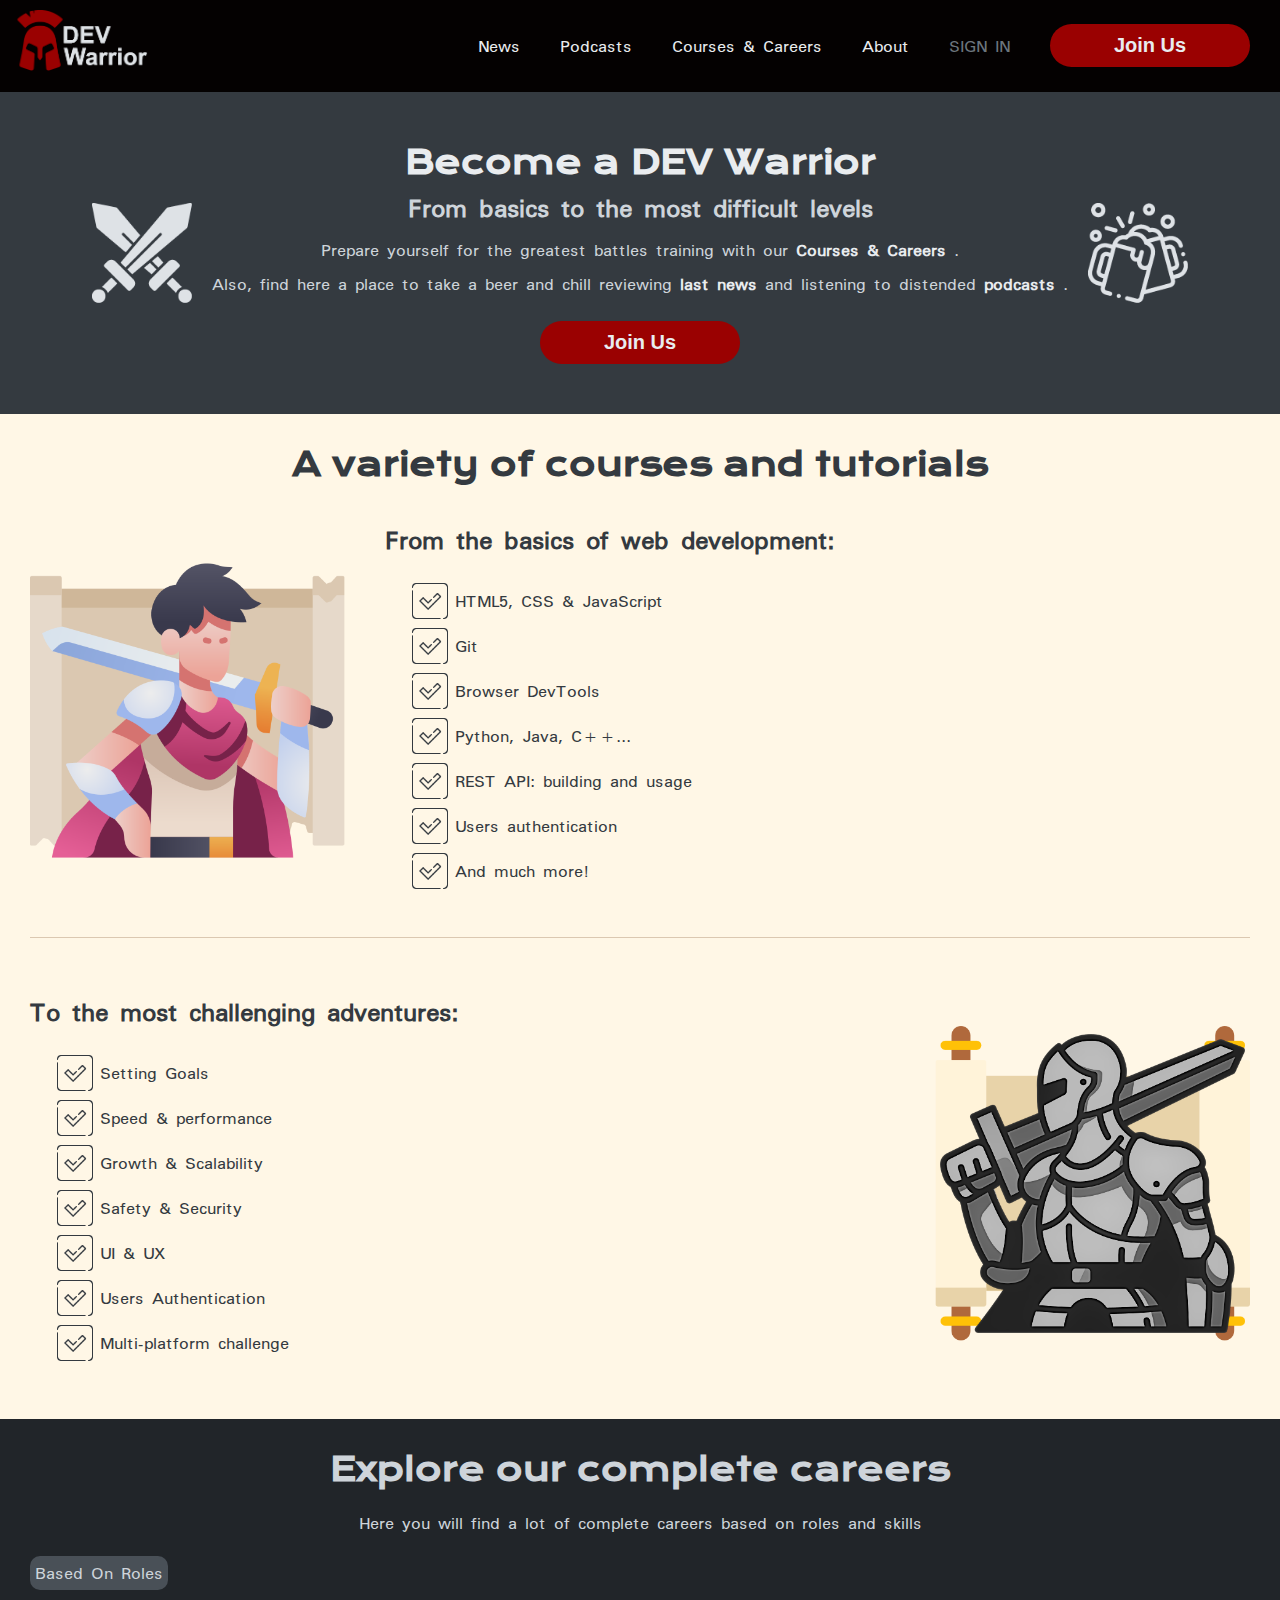
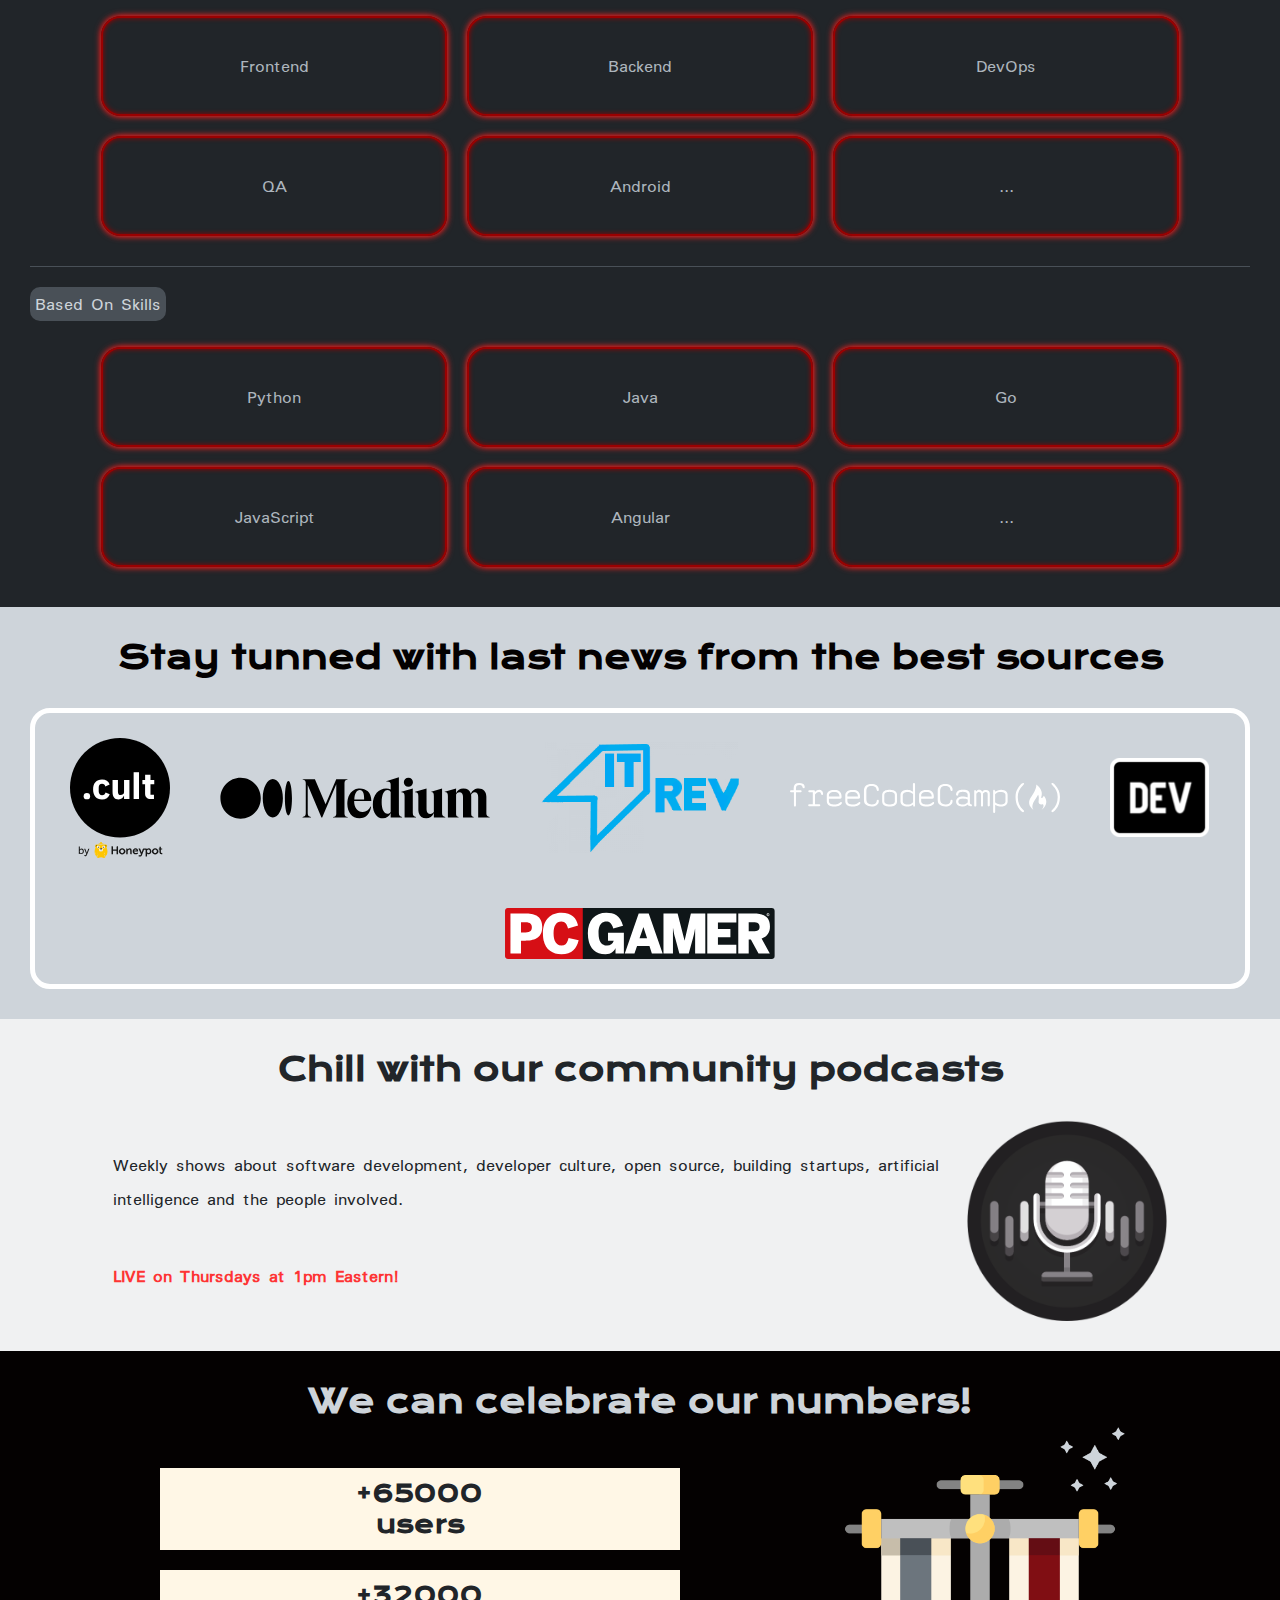
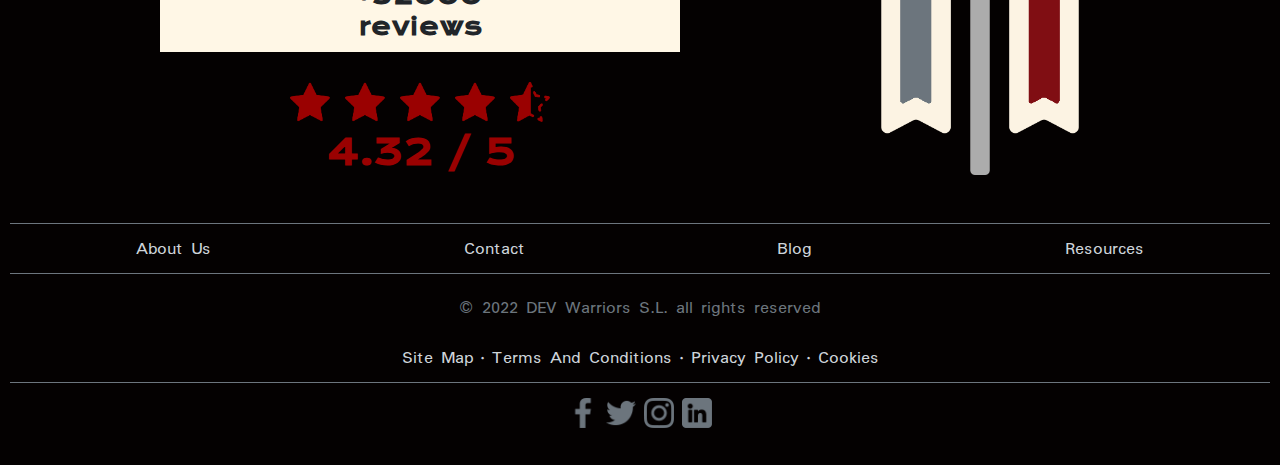
<file: long-form/index.html>
<!DOCTYPE html>
<!-- HTML language -->
<html lang="en">
<head>
  <!-- UTF-8 character encoding  -->
  <meta charset="UTF-8">
  <!-- Suspect that Internet Explorer 8 will attempt to render the page in an incorrect view  -->
  <meta 
    http-equiv="X-UA-Compatible" 
    content="IE=edge"
  >
  <!-- Browser instructions on how to control the page's dimensions and scaling -->
  <meta 
    name="viewport" 
    content="width=device-width, initial-scale=1.0"
  >
  <!-- Embed Styles -->
  <link 
    rel="stylesheet" 
    type="text/css" 
    href="./assets/styles.css" 
  >
  <!-- Embed font  families -->
  <link 
    rel="preconnect" 
    href="https://fonts.googleapis.com"
  >
  <link 
    rel="preconnect" 
    href="https://fonts.gstatic.com" 
    crossorigin
  >
  <link 
    href="https://fonts.googleapis.com/css2?family=Mingzat&display=swap" 
    rel="stylesheet"
  >
  <link 
    href="https://fonts.googleapis.com/css2?family=Krona+One&display=swap" 
    rel="stylesheet"
  >
  <link 
    href="https://fonts.googleapis.com/css2?family=MedievalSharp&display=swap" 
    rel="stylesheet"
  >
  <!-- Title for the browser title bar -->
  <link 
    rel="icon" type="image/x-icon" 
    href="./assets/svg/helmet-red.svg"
  >
  <title>DEV Warriors</title>
</head>
<!-- Header with navigation bar -->
<header>
  <div class="header-logo">
    <a href#>
      <img 
        src="./assets/svg/logo-red.svg" 
        alt="logo image"
      >
    </a>
  </div>
  <!-- dropdown menu for mobile and tablet devices -->
  <div class="header-dropdown_menu">
    <button class="header-dropdown_menu-button">
      <img 
        src="./assets/svg/menu-gray.svg" 
        alt="menu icon"
      >
    </button>
    <ul class="header-dropdown_menu-content">
      <li class="header-dropdown_menu-content-item">
        <a href="#">
          News
        </a>
      </li>
      <li class="header-dropdown_menu-content-item">
        <a href="#">
          Podcasts
        </a>
      </li>
      <li class="header-dropdown_menu-content-item">
        <a href="#">
          Courses & Careers
        </a>
      </li>
      <li class="header-dropdown_menu-content-item">
        <a href="#">
          About
        </a>
      </li>
      <li class="header-dropdown_menu-content-item sign_in_item">
        <a href="#">
          Sign In
        </a>
      </li>
      <li class="header-dropdown_menu-content-item join_us_item">
        <form 
          id="dropdownJoinUsForm" 
          class="join_us_item-form"
        >
          <button 
            class="generic_button join_us_item-form-submit_button" 
            type="submit" 
            form="dropdownJoinUsForm" 
            value="submit"
          >
            Join Us
          </button>
        </form>
      </li>
    </ul>
  </div>

  <!-- navigation bar for flipped tablets and desktop deices -->
  <ul class="header-nav_bar">
    <li class="header-nav_bar-item">
      <a href="#">
        News
      </a>
    </li>
    <li class="header-nav_bar-item">
      <a href="#">
        Podcasts
      </a>
    </li>
    <li class="header-nav_bar-item">
      <a href="#">
        Courses & Careers
      </a>
    </li>
    <li class="header-nav_bar-item">
      <a href="#">
        About
      </a>
    </li>
    <li class="header-nav_bar-item sign_in_item">
      <a href="#">
        Sign In
      </a>
    </li>
    <li class="header-nav_bar-item join_us_item ">
      <form 
        id="navBarJoinUsForm" 
        class="join_us_item-form"
      >
        <button 
          class="generic_button join_us_section-form-submit_button"
          type="submit"
          form="navBarJoinUsForm"
          value="submit"
        >
          Join Us
        </button>
      </form>
    </li>
  </ul>
</header>
<!-- Body with all content divided in sections -->
<body>
  <!-- Section 1: Join Us-->
  <div class="section join_us_section flex-column">
    <img 
      class="join_us_section-swords" 
      src="./assets/svg/swords.svg" 
      alt="swords image"
    >
    <div class="join_us_section-center_content flex-column">
      <h1 class="title join_us_section-center_content-title">
        Become a DEV Warrior
      </h1>
      <h2 class="join_us_section-center_content-subtitle">
        From basics to the most difficult levels
      </h2>
      <p class="join_us_section-center_content-resume">
        Prepare yourself for the greatest battles training with our 
        <a href="#">Courses & Careers</a>
        . 
      </p>
      <p class="join_us_section-center_content-resume">
        Also, find here a place to take a beer and chill reviewing 
        <a href="#">last news</a> 
        and listening to distended
        <a href="#">podcasts</a>
        .
      </p>
      <form 
        id="joinUsSectionForm" 
        class="join_us_section-center_content-join_us-form"
      >
        <button 
          class="generic_button join_us_section-form-submit_button" 
          type="submit" 
          form="joinUsSectionForm" 
          value="submit"
        >
          Join Us
        </button>
      </form>
    </div>
    <img class="join_us_section-cheers" src="./assets/svg/cheers.svg" alt="cheers image">
  </div>
  <!-- Section 2: courses and tutorials -->
  <div class="courses_section">
    <h1 class="title courses_section-title">
      A variety of courses and tutorials
    </h1>
    <div class="courses_section-category">
      <img 
        class="courses_section-category-image"
        src="./assets/img/swordsman.png"
        alt="sword man image"
      >
      <div class="courses_section-category-resume">
        <h2 class="courses_section-category-resume-subtitle">
          From the basics of web development:
        </h2>
        <ul class="courses_section-category-resume-list">
          <li class="courses_section-category-resume-list-item">
            HTML5, CSS & JavaScript</li>
          <li class="courses_section-category-resume-list-item">
            Git</li>
          <li class="courses_section-category-resume-list-item">
            Browser DevTools</li>
          <li class="courses_section-category-resume-list-item">
            Python, Java, C++...</li>
          <li class="courses_section-category-resume-list-item">
            REST API: building and usage</li>
          <li class="courses_section-category-resume-list-item">
            Users authentication</li>
          <li class="courses_section-category-resume-list-item">
            And much more!
          </li>
        </ul>
      </div>
      <hr clasS="courses_section-category-separator">
    </div>
    <div class="courses_section-category">
      <img 
        class="courses_section-category-image"
        src="./assets/img/knight.png"
        alt="kight image"
      >
      <div class="courses_section-category-resume">
        <h2 class="courses_section-category-resume-subtitle">
          To the most challenging adventures:
        </h2>
        <ul class="courses_section-category-resume-list">
          <li class="courses_section-category-resume-list-item">
            Setting Goals
          </li>
          <li class="courses_section-category-resume-list-item">
            Speed & performance
          </li>
          <li class="courses_section-category-resume-list-item">
            Growth & Scalability
          </li>
          <li class="courses_section-category-resume-list-item">
            Safety & Security
          </li>
          <li class="courses_section-category-resume-list-item">
            UI & UX
          </li>
          <li class="courses_section-category-resume-list-item">
            Users Authentication
          </li>
          <li class="courses_section-category-resume-list-item">
            Multi-platform challenge
          </ul>
        </ul>
      </div>
    </div>
  </div>
  <!-- Section 2: careers -->
  <div class="careers_section">
    <h1 class="title careers_section-title">
      Explore our complete careers
    </h1>
    <p class="careers_section-resume">
      Here you will find a lot of complete careers based on roles and skills  
    </p>
    <div class="careers_section-careers_group">
      <p class="careers_section-careers_group-name">Based on roles</p>
      <div class="careers_section-careers_group-careers">
        <p class="careers_section-careers_group-careers-career">Frontend</p>
        <p class="careers_section-careers_group-careers-career">Backend</p>
        <p class="careers_section-careers_group-careers-career">DevOps</p>
        <p class="careers_section-careers_group-careers-career">QA</p>
        <p class="careers_section-careers_group-careers-career">Android</p>
        <p class="careers_section-careers_group-careers-career">...</p>
      </div>
      <hr clasS="careers_section-careers_group-separator">
    </div>
    <div class="careers_section-careers_group">
      <p class="careers_section-careers_group-name">Based on skills</p>
      <div class="careers_section-careers_group-careers">
        <p class="careers_section-careers_group-careers-career">Python</p>
        <p class="careers_section-careers_group-careers-career">Java</p>
        <p class="careers_section-careers_group-careers-career">Go</p>
        <p class="careers_section-careers_group-careers-career">JavaScript</p>
        <p class="careers_section-careers_group-careers-career">Angular</p>
        <p class="careers_section-careers_group-careers-career">...</p>
      </div>
    </div>
  </div>
  <!-- Section 3: news -->
  <div class="news_section">
    <h1 class="title news_section-title">
      Stay tunned with last news from the best sources
    </h1>
    <div class="news_section-sources">
      <img 
        class="news_section-sources-image small_image"
        src="./assets/svg/websites/cult.svg"
        alt="cult website image"
      >
      <img 
        class="news_section-sources-image big_image"
        src="./assets/svg/websites/medium.svg"
        alt="medium website image"
      > 
      <img 
        class="news_section-sources-image medium_image"
        src="./assets/svg/websites/itrev.svg"
        alt="itrev website image"
      >   
      <img 
        class="news_section-sources-image big_image"
        src="./assets/svg/websites/freecodecamp.svg"
        alt="freecodecamp website image"
      >
      <img 
        class="news_section-sources-image small_image"
        src="./assets/svg/websites/dev.svg"
        alt="dev website image"
      >        
      <img 
        class="news_section-sources-image big_image"
        src="./assets/svg/websites/pcgamer.svg"
        alt="pcgamer website image"
      >
    </div>
  </div>
  <!-- Section 4: podcasts -->
  <div class="podcasts_section">
    <h1 class="title podcasts_section-title">
      Chill with our community podcasts
    </h1>
    <div class="podcasts_section-content">
      <div class="podcasts_section-content-text">
        <p class="podcasts_section-content-text-resume">
          Weekly shows about software development, developer culture, open source, 
          building startups, artificial intelligence and the people involved.
        </p>
        <p class="podcasts_section-content-text-detail">
          LIVE on Thursdays at 1pm Eastern!
        </p>
      </div>
      <div class="podcasts_section-content-image">
        <img 
          src="./assets/img/podcast.png"
          alt="podcasts image"
        >
      </div>
    </div>
  </div>
  <!-- Section 5: community -->
  <div class="section numbers_section">
    <h1 class="title numbers_section-title">
      We can celebrate our numbers!
    </h1>
    <div class="numbers_section-content">
      <div class="numbers_section-content-resume">
        <div class="numbers_section-content-resume-numbers">
          <p>
            <span>+65000 </span>
            <span>users</span>
          <p>
            <span>+32000 </span> 
            <span>reviews</span>
        </div>
        <div class="numbers_section-content-resume-reviews">
          <div class="numbers_section-content-resume-reviews-graphics">
            <img 
            src="./assets/svg/star.svg"
            alt="rating star icon"
            >
            <img 
              src="./assets/svg/star.svg"
              alt="rating star icon"
            >
            <img 
              src="./assets/svg/star.svg"
              alt="rating star icon"
            >
            <img 
              src="./assets/svg/star.svg"
              alt="rating star icon"
            >
            <img 
              src="./assets/svg/rating.svg"
              alt="half rating star icon"
            >
          </div>
          <p class="numbers_section-content-resume-reviews-details">4.32 / 5</p>
        </div>
      </div>
      <div class="numbers_section-content-images">
        <img 
          class="numbers_section-content-image-stars"
          src="./assets/img/stars.png"
          alt="stars sky image"
        >
        <img 
          class="numbers_section-content-image-flag"
          src="./assets/img/flag.png"
          alt="medieval flag image"
        >
      </div>
    </div>
  </div>
</body>
<!-- Complete footer -->
<footer>
  <hr clasS="footer-separator">
  <div class="footer-info">
    <a 
      class="footer-info-link"
      href="#"
    >
      About Us
    </a>
    <a 
      class="footer-info-link"
      href="#"
    >
      Contact
    </a>
    <a 
      class="footer-info-link"
      href="#"
    >
      Blog
    </a>
    <a 
      class="footer-info-link"
      href="#"
    >
      Resources
    </a>
  </div>
  <hr clasS="footer-separator">
  <div class="footer-other_info">
    <p>© 2022 DEV Warriors S.L. all rights reserved</p>
    <a 
      class="footer-other_info-link"
      href="#"
    >
      Site map
    </a>
    <a 
      class="footer-other_info-link"
      href="#"
    >
      Terms and conditions
    </a>
    <a 
      class="footer-other_info-link"
      href="#"
    >
      Privacy policy
    </a>
    <a 
      class="footer-other_info-link"
      href="#"
    >
      Cookies
    </a>
  </div>
  <hr clasS="footer-separator">
  <div class="footer-social_networks">
    <p class="footer-social_networks-links">
      <a 
        class="footer-social_networks-links-link"
        href="#"
      >
        <img 
          class="footer-social_networks-links-link-icon"
          src="./assets/svg/social_networks/facebook.svg"
          alt="facebook logo image"
        >
      </a>
      <a 
        class="footer-social_networks-links-link"
        href="#"
      >
        <img 
          class="footer-social_networks-links-link-icon"
          src="./assets/svg/social_networks/twitter.svg"
          alt="twitter logo image"
        >
      </a>
      <a 
        class="footer-social_networks-links-link"
        href="#"
      >
        <img 
          class="footer-social_networks-links-link-icon"
          src="./assets/svg/social_networks/instagram.svg"
          alt="instagram logo image"
        >
      </a>
      <a 
        class="footer-social_networks-links-link"
        href="#"
      >
        <img 
          class="footer-social_networks-links-link-icon"
          src="./assets/svg/social_networks/linkedin.svg"
          alt="linkedin logo image"
        >
      </a>
    </p>
  </div>
</footer>
<script>
  /* 
    When the user clicks on the navigation menu button, 
    toggle between hiding and showing the dropdown links 
  */
  document.querySelector('.header-dropdown_menu-button').addEventListener('click', () => {
    document.querySelector('.header-dropdown_menu-content').classList.toggle("active");  
  });
  // Close the dropdown if the user clicks outside of it
  window.onclick = function() {
    if (!event.target.closest('.header-dropdown_menu-button')) {
      let dropdownContent = document.querySelector('.header-dropdown_menu-content');
      if (dropdownContent.classList.contains('active')) {
        dropdownContent.classList.remove('active');
      }
    }   
  }
  </script>
</html>
</file>
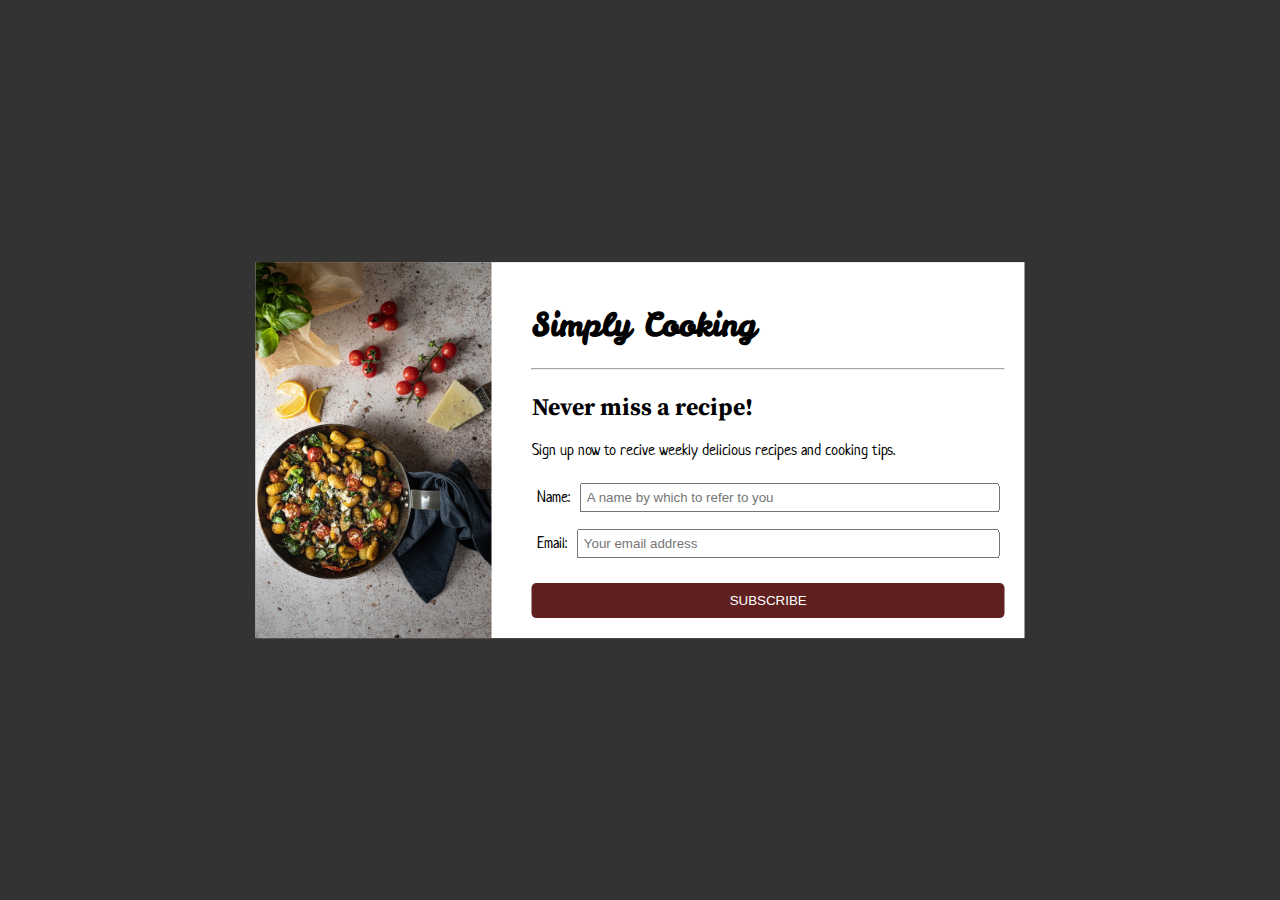
<file: squeeze/index.html>
<!DOCTYPE html>
<!-- HTML language -->
<html lang="en">
<head>
  <!-- UTF-8 character encoding  -->
  <meta charset="UTF-8">
  <!-- Suspect that Internet Explorer 8 will attempt to render the page in an incorrect view  -->
  <meta http-equiv="X-UA-Compatible" content="IE=edge">
  <!-- Browser instructions on how to control the page's dimensions and scaling -->
  <meta name="viewport" content="width=device-width, initial-scale=1.0">
  <!-- Embed Styles -->
  <link rel="stylesheet" type="text/css" href="./assets/styles.css" />
  <!-- Embed font  families -->
  <link rel="preconnect" href="https://fonts.googleapis.com">
  <link rel="preconnect" href="https://fonts.gstatic.com" crossorigin>
  <link href="https://fonts.googleapis.com/css2?family=Source+Serif+Pro:wght@300&display=swap" rel="stylesheet">
  <link href="https://fonts.googleapis.com/css2?family=Leckerli+One&display=swap" rel="stylesheet">
  <link href="https://fonts.googleapis.com/css2?family=Source+Serif+Pro:wght@display=swap" rel="stylesheet">
  <link href="https://fonts.googleapis.com/css2?family=Neucha&display=swap" rel="stylesheet">
  <!-- Title for the browser title bar -->
  <title>Simply Cooking</title>
</head>
<body>
  <!-- Squeeze content -->
  <div class="content">
    <!-- Side image -->
    <div class="content-image">
      <img src="./assets/images/content-image.jpg" alt="Go Yoga content image">
    </div>
    <!-- Substantial content: -->
    <div class="content-info">
      <!-- heading, -->
      <div class="content-info-heading">
        <h1 class="content-info-heading-title">
          Simply Cooking
        </h1>
        <hr class="content-info-heading-line">
        <h2 class="content-info-heading-subtitle">
          Never miss a recipe!
        </h2>
      </div>
      <!-- informative text -->
      <p class="content-info-text">
        Sign up now to recive weekly delicious recipes and cooking tips.
      </p>
      <!-- and subscription form -->
      <form id="subscribeForm" class="content-info-sign-up-form">
        <div class="content-info-sign-up-form-fieldset">
          <label for="name">Name:</label>
          <input id="name" type="text" placeholder="A name by which to refer to you" autocomplete="name" required>
        </div>
        <div class="content-info-sign-up-form-fieldset">
          <label for="email">Email:</label>
          <input id="email" type="email" placeholder="Your email address" required>
        </div>
        <button class="content-info-sign-up-form-submit" type="submit" form="subscribeForm" value="submit">
          Subscribe
        </button>
      </form>
    </div>
  </div>
</body>
</html>
</file>
<file: long-form/assets/styles.css>
/* =============================================================================
   GENERIC STYLES 
   ========================================================================== */
.generic_button {
  background-color: #9A0101;
  border-radius: 30px;
  text-align: center;
  border: none;
  padding: 10px 20px;
  font-size: 20px;
  font-weight: 600;
  color: #E9ECEF;
  width: 200px;
  cursor: pointer;
}
.generic_button:active, 
.generic_button:hover {
  font-weight: 600;
  filter: brightness(1.05);
  text-decoration: underline;
}
.flex-column {
  display: flex;
  flex-direction: column;
  justify-content: center;
  align-items: center;
}
.title {
  margin: 0;
  text-align: center;
  font-family: 'Krona One', sans-serif;
}
.section {
  padding: 30px;
}
/* =============================================================================
   BODY
   ========================================================================== */
body {
  margin: 0;
  font-family: 'Mingzat', sans-serif;
  color: #CED4DA;
}
body::-webkit-scrollbar {
  width: 7px;
}
 
body::-webkit-scrollbar-track {
  box-shadow: inset 0 0 6px rgba(0, 0, 0, 0.3);
}
 
body::-webkit-scrollbar-thumb {
  background-color: #6C757D;
}
/* =============================================================================
   HEADER WITH NAVIGATION
   ========================================================================== */
header {
  display: flex;
  justify-content: space-between;
  padding: 10px;
  align-items: center;
  background: #040101;
}
/* ---- Header logo to home ------------------------------------------------- */
.header-logo, .header-logo > * {
  cursor: pointer;
}
.header-logo:target,
.header-logo:hover, 
.header-logo img:target,
.header-logo img:hover, 
.header-logo > *:target,
.header-logo > *:hover {
  filter: brightness(1.05);
}
.header-logo img {
  width: 140px;
}
/* ---- Header dropdown menu for mobile and navigation bar for desktop ------ */
.header-dropdown_menu,
.header-nav_bar {
  flex-grow: 2;
  display: flex;
  justify-content: end;
  list-style: none;
  color: #E9ECEF;
}
.header-nav_bar {
  display: none;
  justify-content: end;
  align-items: center;
  margin: 0;
}
@media only screen and (min-width: 769px) {
  .header-dropdown_menu {
    display: none;
  }
  .header-nav_bar {
    display: flex;
  }
}
/* ---- Dropdoen menu button ------------------------------------------------ */
.header-dropdown_menu-button {
  border: none;
  background: none;
  width: 30px;
  box-sizing: content-box;
  cursor: pointer;
}
.header-dropdown_menu-button:hover, 
.header-dropdown_menu-button:target {
  filter: brightness(1.05);
}
.header-dropdown_menu-button:active, 
.header-dropdown_menu-button:hover,
.header-dropdown_menu-button > *:active, 
.header-dropdown_menu-button > *:hover {
  filter: brightness(1.5);
}
.header-dropdown_menu-button img {
  width: inherit;
}
/* ---- Dropdown menu content and navigation items -------------------------- */
.header-dropdown_menu-content {
  display: none;
  position: absolute;
  z-index: 1;
  flex-direction: column;
  list-style: none;
  background-color: #212529;
  margin-top: 64px;
  right: 0;
  padding: 0;
  width: max-content;
}
.header-dropdown_menu-content.active {
  display: flex;
}
.header-dropdown_menu-content-item,
.header-nav_bar-item {
  padding: 10px 20px;
}
.header-dropdown_menu-content-item a, 
.header-nav_bar-item a {
  text-decoration: none;
  color: inherit;
  white-space:nowrap;
}
.header-dropdown_menu-content-item a:active,
.header-dropdown_menu-content-item a:hover,
.header-nav_bar-item a:active, 
.header-nav_bar-item a:hover {
  filter: brightness(1.05);
  text-decoration: underline;
}
/* ---- Header "SIGN IN" link ----------------------------------------------- */
.header-dropdown_menu-content-item.sign_in_item,
.header-nav_bar-item.sign_in_item {
  display: flex;
  justify-content: center;
  text-transform: uppercase;
  white-space: nowrap;
}
.header-dropdown_menu-content-item.sign_in_item {
  background-color: #6C757D;
}
.header-nav_bar-item.sign_in_item {
  color: #6C757D;
}
.header-dropdown_menu-content-item.sign_in_item a {
  margin: 0;
  padding: 0;
}
/* ---- Header "Join Us" button --------------------------------------------- */
.header-dropdown_menu-content-item.join_us_item,
.header-nav_bar-item.join_us-item {
  flex-grow: 2;
  max-width: 200px;
}
.header-dropdown_menu-content-item.join_us_item {
  padding: 0;
}
.header-dropdown_menu-content-item.join_us_item form,
.header-nav_bar-item.join_us-item form {
  display: flex;
  width: 100%;
}
.header-dropdown_menu-content-item.join_us_item button {
  border-radius: 0;
  width: 100%;
}

/* =============================================================================
   SECTION 1: "JOIN US" 
   ========================================================================== */
.join_us_section {
  text-align: center;
  padding: 30px;
  background-color: #343A40;
}
@media only screen and (min-width: 769px) {
  .join_us_section {
    display: flex;
    flex-direction: row;
    padding: 30px;
    background-color: #343A40;
    text-align: center;
  }
}
.join_us_section img {
  width: 100px;
}
.join_us_section-center_content {
  margin: 20px;
}
.join_us_section-center_content-title {
  color: #E9ECEF;
}
.join_us_section-center_content-subtitle {
  margin: 0;
}
.join_us_section-center_content-resume {
  margin: 0;
}
.join_us_section-center_content-resume:last-of-type {
  margin-bottom: 20px;
}
.join_us_section-center_content a {
  color: #E9ECEF;
  font-weight: 600;
  text-decoration: none;
}
.join_us_section-center_content a:active,
.join_us_section-center_content a:hover {
  text-decoration: underline;
}

/* =============================================================================
   SECTION 2: "COURSES AND TUTORIALS RESUME" 
   ========================================================================== */
.courses_section {
  padding: 30px;
  background-color: rgba(255, 247, 230);
  color: #343A40;
}
.courses_section-category {
  display: flex;
  flex-wrap: wrap;
  justify-content: center;
  width: 100%;
  background-size: contain;
  background-repeat: no-repeat;
  background-position: top;
}
.courses_section-category:first-of-type {
  background-image: url("./img/worn-parchment.png");
}
.courses_section-category:last-of-type {
  background-image: url("./img/parchment.png");
}
.courses_section-category-resume-subtitle {
  margin: 0;
  text-align: center;
}
.courses_section-category-resume-list {
  list-style: none;
  padding-inline-start: 0;
}
.courses_section-category-resume-list-item {
  background-image: url(./svg/check.svg);
  background-repeat: no-repeat;
  background-position: left center;
  background-size: contain;
  height: 40px;
  padding-left: 45px;
  margin: 5px 0;    
  display: flex;
  align-items: center;
}
.courses_section-category-image {
  width: 315px;
}
.courses_section-category-separator {
  width: 100%;
  border: none;
  height: 0.5px;
  background-color: #dbc8b1;
  margin: 20px 0;
}
.courses_section-category:last-of-type .courses_section-category-separator {
  display: none;
}
/* ---- From medium to greater devices--------------------------------------- */
@media only screen and (min-width: 481px) {
  .courses_section-category {
    background-position: bottom;
  }
  .courses_section-category-resume {
    background: rgba(255, 247, 230, 0.50);
    border-radius: 20px;
    padding: 10px;
  }
  .courses_section-category:first-of-type .courses_section-category-resume {
    margin: 10px 0 115px 0;
  }
  .courses_section-category:last-of-type .courses_section-category-resume {
    margin: 10px 0 145px 0;
  }
  .courses_section-category-resume-list {
    padding-inline-start: 25px;
  }
}
/* ---- Greatest devices ---------------------------------------------------- */
@media only screen and (min-width: 769px) {
  .courses_section-category {
    align-items: center;
    justify-content: space-between;
    background-size: cover;
    background-position: top;
  }
  .courses_section-category:last-of-type {
    flex-flow: row-reverse;
  }
  .courses_section-category:first-of-type, 
  .courses_section-category:last-of-type {
    background: inherit;
    margin-top: 20px;
  }
  .courses_section-category:first-of-type .courses_section-category-image {
    background-image: url(./img/worn-parchment.png);
    background-size: contain;
  }
  .courses_section-category:last-of-type .courses_section-category-image {
    background-image: url(./img/parchment.png);
    background-size: contain;
  }
  .courses_section-category-resume-subtitle {
    text-align: start;
  }
  .courses_section-category-resume {
    padding: 10px;
    flex-grow: 2;
    background: none;
  }
  .courses_section-category:first-of-type .courses_section-category-resume {
    padding: 0 0 0 40px;
  }
  .courses_section-category:last-of-type .courses_section-category-resume {
    padding: 0;
  }
  .courses_section-category:first-of-type .courses_section-category-resume,
  .courses_section-category:last-of-type .courses_section-category-resume {
    margin: 10px 0;
  }
}

/* =============================================================================
  SECTION 2: "CAREERS" 
  =========================================================================== */
.careers_section {
  background-color: #212529;
  padding: 30px;
}
.careers_section-resume {
  margin-bottom: 0;
  text-align: center;
}
.careers_section-careers_group-name {
  text-transform: capitalize;
  background-color: #495057;
  width: fit-content;
  padding: 0 5px;
  border-radius: 10px;
}
.careers_section-careers_group-careers {
  display: grid;
  grid-template-columns: repeat(2, 155px [col-start]);
  grid-template-rows: repeat(3, 120px [row-start]);
}
.careers_section-careers_group-careers-career {
  display: flex;
  justify-content: center;
  align-items: center;
  text-align: center;
  color: #ADB5BD;
  border: 2px solid #9A0101;
  border-radius: 20px;
  box-shadow: 0 0 7px #fe3434, 0 0 5px #9a0101, inset 0 0 5px #9a0101;
  margin: 10px;
  flex-grow: 2;
  padding: 5px;
}
.careers_section-careers_group-separator {
  width: 100%;
  border: none;
  height: 0.5px;
  background-color: #495057;
  margin: 20px 0;
}
/* ---- From medium to greater devices--------------------------------------- */
@media only screen and (min-width: 481px) {
  .careers_section-careers_group-careers {
    grid-template-columns: repeat(3, 30%[col-start]);
    grid-template-rows: repeat(2, 120px [row-start]);
    justify-content: center;
  }
}

/* =============================================================================
  SECTION 3: "NEWS" 
  =========================================================================== */
  .news_section {
    padding: 30px;
    color: #040101;
    background-color: #CED4DA;
  }
  .news_section-sources {
    margin-top: 30px;
    display: flex;
    flex-direction: column;
    align-items: center;
    border: 5px solid white;
    border-radius: 20px;
  }
  .news_section-sources-image {
    margin-bottom: 40px;
}
.news_section-sources-image.small_image {
  width: 100px;
}
.news_section-sources-image.medium_image {
  width: 200px;
}
.news_section-sources-image.big_image {
  width: 270px;
}
/* ---- Greatest devices ---------------------------------------------------- */
@media only screen and (min-width: 769px) {
  .news_section-sources {
    flex-direction: row;
    flex-wrap: wrap;
    justify-content: center;
  }
  .news_section-sources-image {
    margin: 25px;
  }
}

/* =============================================================================
  SECTION 4: "PODCASTS" 
  =========================================================================== */
  .podcasts_section {
  padding: 30px;
  color: #212529;
  background-color: #f0f1f2;
}
.podcasts_section-content {
  text-align: center;
  margin-top: 30px;
}
.podcasts_section-content-image {
  display: flex;
  justify-content: center;
}
.podcasts_section-content-image img {
  width: 300px;
}
.podcasts_section-content-text-detail {
  color: #fe3434;
  font-weight: 600;
}
/* ---- Greatest devices ---------------------------------------------------- */
@media only screen and (min-width: 769px) {
  .podcasts_section-content {
    display: flex;
    justify-content: center;
  }
  .podcasts_section-content-text {
    text-align: start;
    width: 70%;
    display: flex;
    flex-direction: column;
    justify-content: space-evenly;
  }
  .podcasts_section-content-image {
    justify-content: end;
  }
  .podcasts_section-content-image img {
    width: 200px;
  }
}

/* =============================================================================
  SECTION 5: "NUMBERS" 
  =========================================================================== */
.numbers_section {
  background-color: #040101;
  text-align: center;
}
.numbers_section-content-resume {
  font-size: 1.5em;
  font-weight: 800;
  font-family: 'Krona One', sans-serif;
}
.numbers_section-content-resume-numbers {
  display: flex;
  align-items: center;
  justify-content: center;
  flex-direction: column;
  margin: 20px 0;
}
.numbers_section-content-resume-numbers p {
  background-color: rgba(255, 247, 230);
  color: #212529;
  font-family: 'Krona One', sans-serif;
  width: 100%;
  padding: 10px;
  display: flex;
  align-items: center;
  justify-content: center;
  flex-direction: column;
  margin: 10px;
}
.numbers_section-content-resume-reviews-graphics img {
  width: 40px;
  margin-right: 7px;
}
.numbers_section-content-resume-reviews-graphics img:last-of-type {
  width: 40px;
  margin-right: 0;
}
.numbers_section-content-resume-reviews-strars {
  color: #fe3434;
  display: flex;
  justify-content: center;
}
.numbers_section-content-resume-reviews-details {
  color: #9A0101;
  font-size: 1.5em;
  font-weight: 800;
  font-family: 'Krona One', sans-serif;
  margin: 0;
  display: flex;
  justify-content: center;
}
.numbers_section-content-images {
  width: 300px;
  display: flex;
  flex-direction: column;
}
.numbers_section-content-image-stars {
  width: 75px;
  align-self: end;
}
.numbers_section-content-image-flag {
  width: inherit;
  margin-top: -22px;
}
/* ---- From medium to greater devices--------------------------------------- */
@media only screen and (min-width: 481px) {
  .numbers_section-content {
    display: flex;
    justify-content: space-evenly;
    align-items: end;
  }
  .numbers_section-content-resume {
    flex-grow: 2;
  }
  .numbers_section-content-resume-numbers p {
    max-width: 500px;
  }
  .numbers_section-content-images {
    margin-left: 20px;
  }
}
/* ---- Greatest devices ---------------------------------------------------- */
@media only screen and (min-width: 769px) {
  .numbers_section-content-resume {
    flex-grow: unset;
  }
  .numbers_section-content-resume-numbers p {
    width: 500px;
  }
}
/* =============================================================================
  FOOTER 
  =========================================================================== */
footer {
  padding: 10px;
  background-color: #040101;
  text-align: center;
}
footer a {
  color: #CED4DA;
  text-decoration: none;
}
footer a:active, 
footer a:hover {
  filter: brightness(1.05);
  text-decoration: underline;
}
.footer-info {
  display: flex;
  justify-content: space-around;
}
.footer-separator {
  width: 100%;
  border: none;
  height: 0.5px;
  background-color: #6c757d;
}
.footer-other_info p {
  color: #6c757d;
}
.footer-other_info-link {
  text-transform: capitalize;
}
.footer-other_info-link:after {
  content: "·";
  font-weight: bold;
}
.footer-other_info-link:last-of-type:after {
  content: "";
}
.footer-social_networks-links-link:active, 
.footer-social_networks-links-link:hover {
  filter: brightness(1.05);
  text-decoration: none;
}
.footer-social_networks-links-link-icon {
  width: 30px;
}
</file>
<file: squeeze/assets/styles.css>
html {
  background: rgba(0, 0, 0, 0.8);
}
.content {
  display: flex;
  flex-wrap: wrap;
  width: 90%;
  max-height: 90%;
  position: absolute;
  left: 50%;
  top: 50%;
  transform: translate(-50%, -50%);
  font-family: 'Neucha', cursive;
  background: white;
}
.content-image {
  width: 100%;
}
.content-image img {
  width: 100%;
  height: 200px;
  object-fit: cover;
}
.content-info {
  width: 100%;
  padding: 20px;
}
@media only screen and (min-width: 769px) {
  .content {
    flex-wrap: nowrap;
    max-width: 769px;
  }
  .content-image {
    margin-right: 20px;
    width: 50%;
  }
  .content-image img {
    width: 100%;
    height: 100%;
  }
}
.content-info-heading-title {
  font-family: 'Leckerli One', cursive;
}
.content-info-heading-subtitle {
  font-family: 'Source Serif Pro', serif;
  margin-bottom: 0;
}
.content-info-text {
  margin-bottom: 10px;
}
.content-info-sign-up-form {
  display: flex;
  flex-direction: column;
}
.content-info-sign-up-form-fieldset {
  display: flex;
  align-items: baseline;
  justify-content: space-between;
  margin: 5px;
}
.content-info-sign-up-form-fieldset label {
  margin-top: 10px;
  margin-right: 10px;
}
.content-info-sign-up-form-fieldset input {
  flex-grow: 2;
  padding: 5px;
}
.content-info-sign-up-form-submit {
  margin-top: 20px;
  padding: 10px;
  color: white;
  background: #602020;
  text-transform: uppercase;
  border: none;
  border-radius: 5px;
}
</file>
